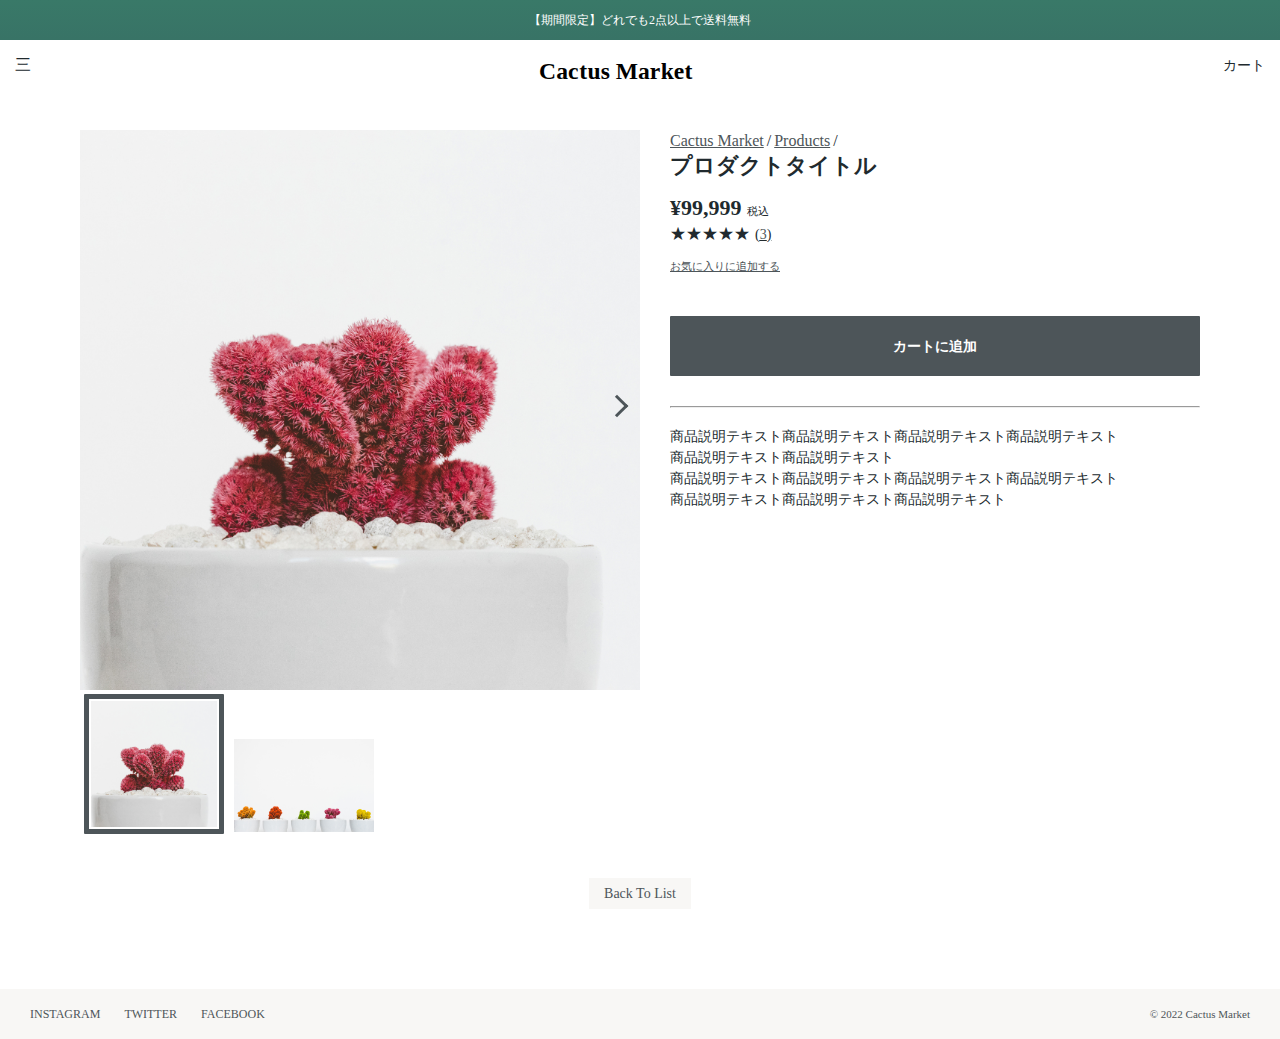
<file: pages/ItemPage03.html>
<!DOCTYPE html>
<html lang="ja">
<head>
  <meta charset="UTF-8">
  <meta http-equiv="X-UA-Compatible" content="IE=edge">
  <meta name="viewport" content="width=device-width, initial-scale=1.0">
  <title>Cactus Market 公式オンラインストア</title>
  <link rel="stylesheet" href="https://cdn.jsdelivr.net/npm/swiper@8/swiper-bundle.min.css"
/>
  <link rel="stylesheet" href="../common.css">
  <link rel="stylesheet" href="../css/items.css">
</head>
<body>
  <header>
    <div class="header">
      <div class="header-message">
        <p>【期間限定】どれでも2点以上で送料無料</p>
      </div>
      <div class="header-bar">
        <div class="header-bar-logo">
          <a href="#">
            <img src="../img/logo.svg" alt="CACTUS MARKET">
          </a>
        </div>
        <div class="header-bar-nav">
          <nav class="navigation">
            <div class="navigation-buttons">
              <span class="navigation-icon navigation-icon-open">三</span>
              <span class="navigation-icon navigation-icon-close navigation-closed">X</span>
            </div>
            <ul class="navigation-humburger navigation-collapse">
              <li class="humburgerItem"><a href="../index.html">TOP</a></li>
              <li class="humburgerItem"><a href="../pages/products.html">商品一覧</a></li>
              <li class="humburgerItem"><a href="">Cactus Marketについて</a></li>
              <li class="humburgerItem"><a href="">お問い合わせ</a></li>
            </ul>
          </nav>
        </div>
        <div class="header-bar-cart">
          <p>カート</p>
        </div>
      </div>
    </div>
  </header>
  
  <main>
    <section class="items">
      <div class="items-inner mtop-m">
        <div class="items-inner-half">
          <div class="items-swiper">
            <div class="swiper-wrapper">
              <div class="swiper-slide">
                <img src="../img/item3-1.jpg" alt="item3">
              </div>
              <div class="swiper-slide">
                <img src="../img/item3-2.jpg" alt="item3">
              </div>
            </div>
          </div>
          <div class="swiper-button-next"></div>
          <div class="swiper-button-prev"></div>
          <div class="swiper-items-pagination"></div>
        </div>
        <div class="items-inner-half items-inner-discription">
          <div>
            <div class="breadcrumb">
              <ol>
                <li><a href="#">Cactus Market</a></li>
                <li><a href="#">Products</a></li>
              </ol>
            </div>
            <h3>プロダクトタイトル</h3>
          </div>
          <p class="items-inner-price">¥99,999<span>税込</span></p>
          <div class="items-inner-rating">
            <div class="items-inner-rating-star">
              <span>★</span>
              <span>★</span>
              <span>★</span>
              <span>★</span>
              <span>★</span>
            </div>
            <div class="items-inner-rating-vote">
              <p>(<a href="#">3</a>)</p>
            </div>
          </div>
          <p class="items-inner-favorite mtop-s">
            <a href="#">お気に入りに追加する</a>
          </p>
          <div>
            <button class="items-inner-buyButton mtop-l pb-l">
              <p>カートに追加</p>
            </button>
          </div>
          <hr class="mtop-m">
          <div class="swipeItem-info">
            <p>商品説明テキスト商品説明テキスト商品説明テキスト商品説明テキスト<br>
              商品説明テキスト商品説明テキスト</p>
            <p>
              商品説明テキスト商品説明テキスト商品説明テキスト商品説明テキスト</p>
            <p>
              商品説明テキスト商品説明テキスト商品説明テキスト</p>
          </div>
        </div>
      </div>
      <div class="viewMore mleft-p mtop-l pb-m">
        <a href="./products.html">
          <p>Back To List</p>
        </a>
      </div>
    </section>
  </main>
  <footer>
    <div class="footer">
      <div class="footer-sns">
        <a href="">INSTAGRAM</a>
        <a href="">TWITTER</a>
        <a href="">FACEBOOK</a>
      </div>
      <div class="footer-copyright">
        <p>©︎ 2022 Cactus Market</p>
      </div>
    </div>
  </footer>
  <script src="https://cdn.jsdelivr.net/npm/swiper/swiper-bundle.min.js"></script>
  <script type="text/javascript" src="../common.js"></script>
</body>
</html>
</file>
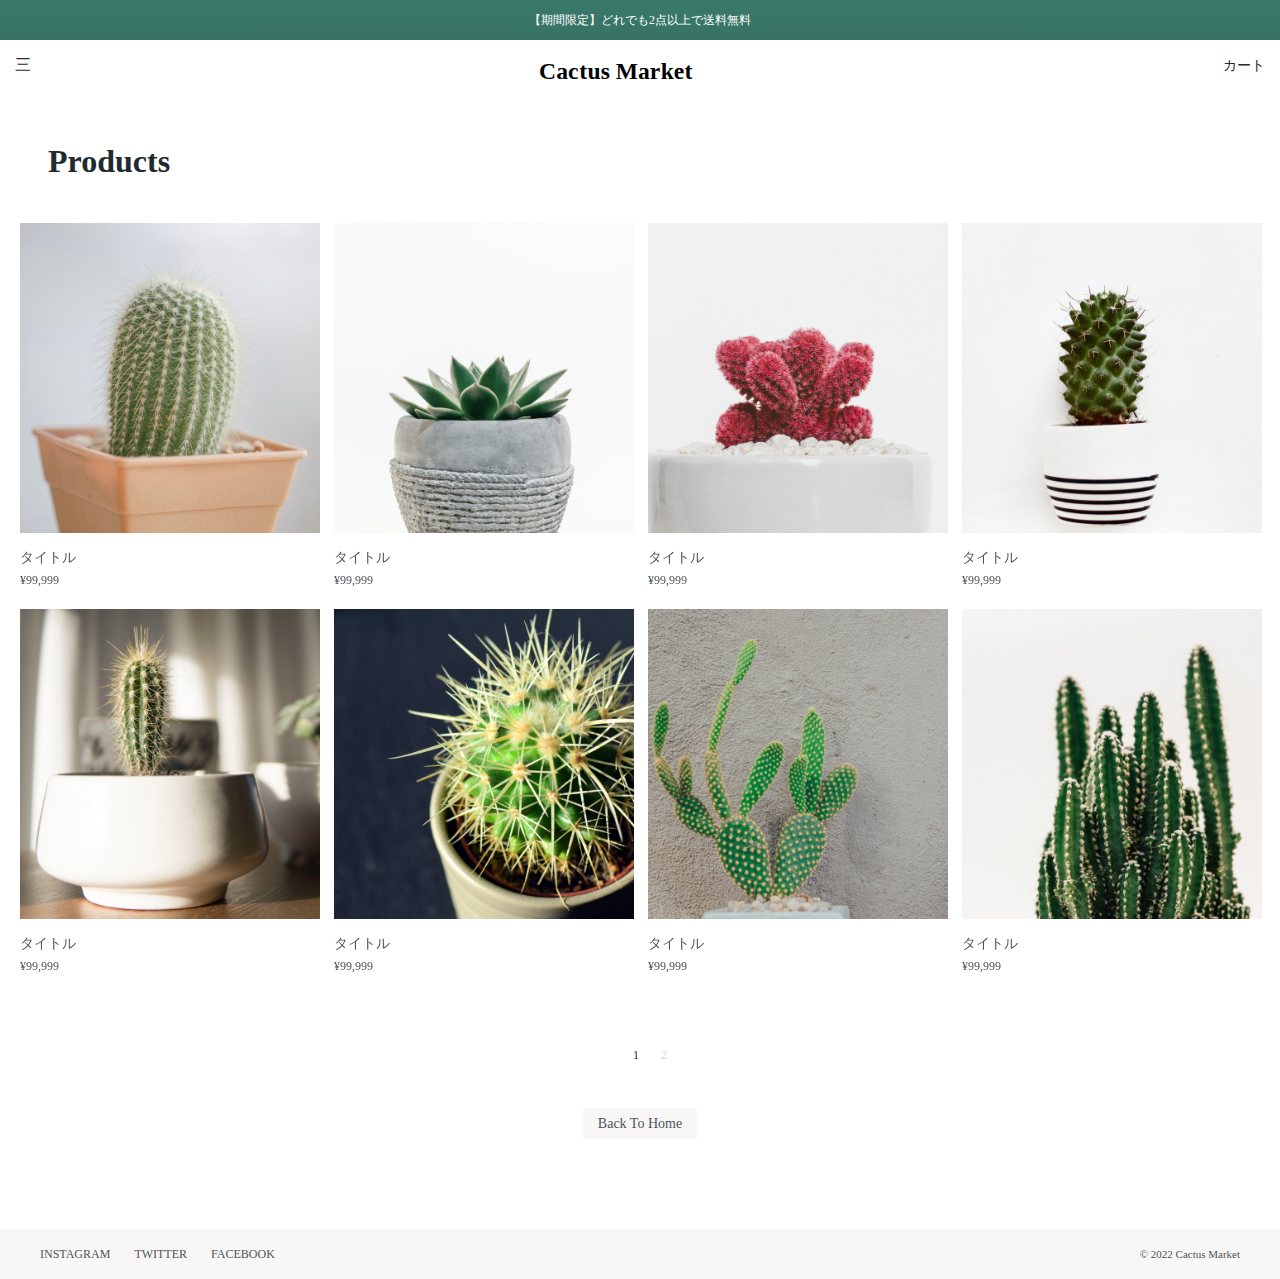
<file: pages/products.html>
<!DOCTYPE html>
<html lang="ja">
<head>
  <meta charset="UTF-8">
  <meta http-equiv="X-UA-Compatible" content="IE=edge">
  <meta name="viewport" content="width=device-width, initial-scale=1.0">
  <title>Cactus Market 公式オンラインストア</title>
  <link rel="stylesheet" href="https://cdn.jsdelivr.net/npm/swiper@8/swiper-bundle.min.css"
/>
  <link rel="stylesheet" href="../common.css">
  <link rel="stylesheet" href="../css/products.css">
</head>
<body>
  <header>
    <div class="header">
      <div class="header-message">
        <p>【期間限定】どれでも2点以上で送料無料</p>
      </div>
      <div class="header-bar">
        <div class="header-bar-logo">
          <a href="#">
            <img src="../img/logo.svg" alt="CACTUS MARKET">
          </a>
        </div>
        <div class="header-bar-nav">
          <nav class="navigation">
            <div class="navigation-buttons">
              <span class="navigation-icon navigation-icon-open">三</span>
              <span class="navigation-icon navigation-icon-close navigation-closed">X</span>
            </div>
            <ul class="navigation-humburger navigation-collapse">
              <li class="humburgerItem"><a href="../index.html">TOP</a></li>
              <li class="humburgerItem"><a href="../pages/products.html">商品一覧</a></li>
              <li class="humburgerItem"><a href="">Cactus Marketについて</a></li>
              <li class="humburgerItem"><a href="">お問い合わせ</a></li>
            </ul>
          </nav>
        </div>
        <div class="header-bar-cart">
          <p>カート</p>
        </div>
      </div>
    </div>
  </header>
  <main>
    <div class="main-inner">
      <div class="mtop-m">
        <div>
          <h2 class="section-title">Products</h2>
        </div>
        <div class="productsWrapper mtop-m pb-m">
          <div class="products-swiper">
            <div class="swiper-wrapper products-page-wrapper">
              <div class="swiper-slide">
                <a class="swiper-slide-item">
                  <div class="swipeItem-image">
                    <img src="../img/item1.jpg" alt="item1">
                  </div>
                  <div class="swipeItem-info">
                    <p>タイトル</p>
                    <p class="swipeItem-info-price">¥99,999</p>
                  </div>
                </a>
                <a class="swiper-slide-item">
                  <div class="swipeItem-image">
                    <img src="../img/item2.jpg" alt="item1">
                  </div>
                  <div class="swipeItem-info">
                    <p>タイトル</p>
                    <p class="swipeItem-info-price">¥99,999</p>
                  </div>
                </a>
                <a href="./itemPage03.html" class="swiper-slide-item">
                  <div class="swipeItem-image">
                    <img src="../img/item3-1.jpg" alt="item1">
                  </div>
                  <div class="swipeItem-info">
                    <p>タイトル</p>
                    <p class="swipeItem-info-price">¥99,999</p>
                  </div>
                </a>
                <a class="swiper-slide-item">
                  <div class="swipeItem-image">
                    <img src="../img/item4.jpg" alt="item1">
                  </div>
                  <div class="swipeItem-info">
                    <p>タイトル</p>
                    <p class="swipeItem-info-price">¥99,999</p>
                  </div>
                </a>
                <a class="swiper-slide-item">
                  <div class="swipeItem-image">
                    <img src="../img/item5.jpg" alt="item1">
                  </div>
                  <div class="swipeItem-info">
                    <p>タイトル</p>
                    <p class="swipeItem-info-price">¥99,999</p>
                  </div>
                </a>
                <a class="swiper-slide-item">
                  <div class="swipeItem-image">
                    <img src="../img/item6.jpg" alt="item1">
                  </div>
                  <div class="swipeItem-info">
                    <p>タイトル</p>
                    <p class="swipeItem-info-price">¥99,999</p>
                  </div>
                </a>
                <a class="swiper-slide-item">
                  <div class="swipeItem-image">
                    <img src="../img/item7.jpg" alt="item1">
                  </div>
                  <div class="swipeItem-info">
                    <p>タイトル</p>
                    <p class="swipeItem-info-price">¥99,999</p>
                  </div>
                </a>
                <a class="swiper-slide-item">
                  <div class="swipeItem-image">
                    <img src="../img/item8.jpg" alt="item1">
                  </div>
                  <div class="swipeItem-info">
                    <p>タイトル</p>
                    <p class="swipeItem-info-price">¥99,999</p>
                  </div>
                </a>
              </div>
              <div class="swiper-slide">
                <a class="swiper-slide-item">
                  <div class="swipeItem-image">
                    <img src="../img/item9.jpg" alt="item1">
                  </div>
                  <div class="swipeItem-info">
                    <p>タイトル</p>
                    <p class="swipeItem-info-price">¥99,999</p>
                  </div>
                </a>
                <a class="swiper-slide-item">
                  <div class="swipeItem-image">
                    <img src="../img/item10.jpg" alt="item1">
                  </div>
                  <div class="swipeItem-info">
                    <p>タイトル</p>
                    <p class="swipeItem-info-price">¥99,999</p>
                  </div>
                </a>
                <a class="swiper-slide-item">
                  <div class="swipeItem-image">
                    <img src="../img/item11.jpg" alt="item1">
                  </div>
                  <div class="swipeItem-info">
                    <p>タイトル</p>
                    <p class="swipeItem-info-price">¥99,999</p>
                  </div>
                </a>
                <a class="swiper-slide-item">
                  <div class="swipeItem-image">
                    <img src="../img/item12.jpg" alt="item1">
                  </div>
                  <div class="swipeItem-info">
                    <p>タイトル</p>
                    <p class="swipeItem-info-price">¥99,999</p>
                  </div>
                </a>
                <a class="swiper-slide-item">
                  <div class="swipeItem-image">
                    <img src="../img/item13.jpg" alt="item1">
                  </div>
                  <div class="swipeItem-info">
                    <p>タイトル</p>
                    <p class="swipeItem-info-price">¥99,999</p>
                  </div>
                </a>
                <a class="swiper-slide-item">
                  <div class="swipeItem-image">
                    <img src="../img/item14.jpg" alt="item1">
                  </div>
                  <div class="swipeItem-info">
                    <p>タイトル</p>
                    <p class="swipeItem-info-price">¥99,999</p>
                  </div>
                </a>
                <a class="swiper-slide-item">
                  <div class="swipeItem-image">
                    <img src="../img/item15.jpg" alt="item1">
                  </div>
                  <div class="swipeItem-info">
                    <p>タイトル</p>
                    <p class="swipeItem-info-price">¥99,999</p>
                  </div>
                </a>
                <a class="swiper-slide-item">
                  <div class="swipeItem-image">
                    <img src="../img/item16.jpg" alt="item1">
                  </div>
                  <div class="swipeItem-info">
                    <p>タイトル</p>
                    <p class="swipeItem-info-price">¥99,999</p>
                  </div>
                </a>
              </div>
            </div>
            <div class="swiper-pagination"></div>
          </div>
        </div>
        <div class="viewMore mtop-l pb-m">
          <a href="../index.html">
            <p>Back To Home</p>
          </a>
        </div>
      </div>
    </div>
  </main>
  <footer>
    <div class="footer">
      <div class="footer-sns">
        <a href="">INSTAGRAM</a>
        <a href="">TWITTER</a>
        <a href="">FACEBOOK</a>
      </div>
      <div class="footer-copyright">
        <p>©︎ 2022 Cactus Market</p>
      </div>
    </div>
  </footer>
  <script src="https://cdn.jsdelivr.net/npm/swiper/swiper-bundle.min.js"></script>
  <script type="text/javascript" src="../common.js"></script>
</body>
</html>
</file>
<file: common.css>
:root {
  --color-black: #212A2E;
  --color-green-gradation: linear-gradient(180deg, #397968, #387366);
  --color-gray-line: #D3D4D5;
  --color-gray-bg: #F8F7F5;
  --color-gray-item: #4D5559;
  --font-h1: 40px;
  --font-h2: 25px;
  --font-h3: 18px;
  --font-m: 15px;
  --font-s: 14px;
  --font-mini: 12px;
  --line-title: 1.33;
  --line-nomal: 1.5;
  --space-s: 10px;
  --space-m: 30px;
  --space-l: 40px;
  --space-product: 40px;
}
html {
  -webkit-text-size-adjust: 100%;
  text-size-adjust: 100%;
  display: block;
  scroll-behavior: smooth;
}
aside, body, div, em, footer, h1, h2, h3, h4, header, html, img, li, nav, ol, p, section, small, span, ul {
  margin: 0;
  padding: 0;
  border: 0;
  outline: 0;
  font-size: 100%;
  vertical-align: baseline;
  background: transparent;
}
ol, ul {
  list-style: none;
}
body {
  background: #fff;
  color: var(--color-black);
  min-height: 100vh;
  position: relative;
  -webkit-font-smoothing: antialiased;
}
button {
  -webkit-appearance: none;
  -moz-appearance: none;
  appearance: none;
  background-color: transparent;
  border: none;
  cursor: pointer;
  outline: none;
  padding: 0;
}
a {
  margin: 0;
  padding: 0;
  font-size: 100%;
  vertical-align: baseline;
  background: transparent;
  text-decoration: none;
  cursor: pointer;
  color: var(--color-gray-item);
}
img {
width: 100%;
height: 100%;
object-fit: cover;
}
h1 {
  font-size: var(--font-h1);
  line-height: var(--line-title);
}
h2 {
  font-size: var(--font-h2);
  line-height: var(--line-title);
}
h3 {
  font-size: var(--font-h3);
  line-height: var(--line-title);
}
p {
  font-size: var(--font-m);
  line-height: var(--line-nomal);
}
/* spacing */
.mtop-l {
  margin-top: var(--space-l);
}
.mtop-m {
  margin-top: var(--space-m);
}
.mtop-s {
  margin-top: var(--space-s);
}
.pb-l {
  padding-bottom: var(--space-l);
}
.pb-m {
  padding-bottom: var(--space-m);
}
.pb-s {
  padding-bottom: var(--space-s);
}
.section-title {
  margin-left: var(--space-l);
}
.mleft-p {
  margin-left: var(--space-product);
}
/* header */
.header {
  position: relative;
  width: 100vw;
}
.header-bar {
  background-color: #fff;
  z-index: 1000;
}
.header-message p {
  width: 100%;
  height: 40px;
  background: var(--color-green-gradation);
  font-size: var(--font-s);
  text-align: center;
  line-height: 40px;
  color: #fff;
}
.header-bar {
  height: 60px;
  width: 100vw;
  display: flex;
  justify-content: space-between;
}
.header-bar-fixed {
  position: fixed;
  top: 0;
}
.header-bar-logo {
  padding: 15px;
  order: 2;
}
.header-bar-nav {
  order: 1;
  padding: 15px;
  height: 60px;
  width: 60px;
  box-sizing: border-box;
}
.header-bar-cart {
  order: 3;
  padding: 15px;
}
/* navigation */
.navigation {
  z-index: 1000;
  width: 100%;
  height: 100%;
  cursor: pointer;
}
.navigation-icon {
  position: absolute;
}
.navigation-humburger {
  z-index: 1000;
  position: fixed;
  --adjust: 100px;
  top: var(--adjust);
  left: 0;
  width: 100%;
  height: 100vh;
  background-color: hsla(0, 0%, 100%, 0.8);
}
.navigation-humburger-adjust {
  --adjust: 60px;
}
.navigation-collapse {
  height: 0;
  transition: 0.2s;
}
.navigation-collapse li {
  display: none;
}
.navigation-closed {
  opacity: 0;
  width: 0;
  transition: 0.2s;
}
.humburgerItem {
  background-color: #fff;
}
.humburgerItem a {
  display: inline-block;
  font-weight: 700;
  width: calc(100vw - 120px);
  position: relative;
  left: 60px;
  padding-left: 60px;
  height: 60px;
  line-height: 60px;
  border-bottom: 1px solid var(--color-gray-line);
  box-sizing: border-box;
}
.humburgerItem a:hover {
  background-color: var(--color-gray-bg);
}
/* breadcrumb */
.breadcrumb ol {
  display: flex;
  flex-wrap: wrap;
}
.breadcrumb li {
  line-height: var(--line-title);
}
.breadcrumb li a {
  text-decoration: underline;
}
.breadcrumb li::after {
  content: "/";
  text-decoration: none;
  padding-right: 3px;
  padding-left: 3px;
  right: 0;
}
/* body */
.main-inner {
  width: 100vw;
  height: 100%;
  overflow: hidden;
}
/* hello-top */
.hello {
  width: 100%;
  height: calc(85vh - 60px);
  display: block;
}
.hello-bg {
  width: 100%;
  height: calc(85vh - 60px);
}
.hello-bg img {
  object-fit: cover;
}
/* banner */
.banner {
  width: 100%;
  display: flex;
  justify-content: center;
  flex-wrap: nowrap;
}
.banner-item {
  display: inline-block;
  width: 45%;
  height: 100px;
  background-color: var(--color-gray-bg);
}
.banner-item:first-child {
  margin-right: var(--space-l);
}
/* Products */
.productWrapper {
  padding-left: var(--space-l);
}
.sp-product-swiperWrapper {
  flex-wrap: wrap;
}
.swipeItem-image {
  width: 100%;
  aspect-ratio: 1 / 1;
  padding-right: var(--space-product);
  box-sizing: border-box;
}
.swipeItem-info {
  padding-top: 10px;
}
.swipeItem-info-price {
  color: var(--color-gray-item);
  font-size: var(--font-s);
  padding-top: 3px;
  padding-bottom: 20px;
}
.viewMore {
  text-align: center;
  margin-right: var(--space-product);
}
.viewMore a {
  display: inline-block;
  padding: 5px 15px;
  background-color: var(--color-gray-bg);
}
.viewMore a:hover {
  color: var(--color-gray-line);
  background-color: #fff;
}
/* news */
.news-list li {
  padding: 15px 60px;
  width: 50%;
  box-sizing: border-box;
  border-bottom: 1px solid var(--color-gray-line);
  margin-left: auto;
  margin-right: auto;
}
.news-list-top {
  border-top: 1px solid var(--color-gray-line);
}
/* footer */
.footer {
  display: flex;
  justify-content: space-between;
  position: absolute;
  width: 100vw;
  min-height: 50px;
  margin-bottom: -100px;
  bottom: 0;
  right: 0;
  left: 0;
  background-color: var(--color-gray-bg);
}
.footer-sns {
  padding-left: var(--space-m);
}
.footer-sns a {
  font-size: var(--font-s);
  padding-right: 20px;
  line-height: 50px;
}
.footer-sns a:hover {
  text-decoration: underline;
}
.footer-copyright p {
  padding-right: var(--space-m);
  font-size: var(--font-mini);
  color: var(--color-gray-item);
  line-height: 50px;
}
@media screen and (min-width: 900px) {
  :root {
    --font-h1: 48px;
    --font-h2: 32px;
    --font-h3: 22px;
    --font-m: 14px;
    --font-s: 12px;
    --font-mini: 11px;
    --line-title: 1.33;
    --line-nomal: 1.5;
    --space-s: 24px;
    --space-m: 40px;
    --space-l: 48px;
    --space-product: 20px;
  }
  /* PC-Product */
  .productWrapper {
    padding-right: calc(var(--space-l) - var(--space-product));
  }
  .sp-product-swiperWrapper {
    flex-wrap: nowrap;
  }
}
</file>
<file: css/items.css>
.items {
  margin-left: var(--space-product);
  margin-right: var(--space-product);
}
.items-inner {
  display: flex;
  flex-wrap: wrap;
  width: 100%;
}
.items-inner-half {
  display: block;
  width: 100vw;
  box-sizing: border-box;
  overflow: hidden;
  position: relative;
}
.items-inner-price {
  font-size: var(--font-h3);
  font-weight: 700;
  padding-top: var(--space-s);
}
.items-inner-price span {
  font-size: var(--font-mini);
  font-weight: 100;
  padding-left: 5px;
}
.items-inner-rating {
  display: flex;
}
.items-inner-rating-star {
  display: flex;
}
.items-inner-rating-vote {
  padding-left: 5px;
  text-decoration: underline;
}
.items-inner-favorite a {
  font-size: var(--font-mini);
  text-decoration: underline;
}
.items-inner-buyButton {
  width: 100%;
  height: 60px;
  display: block;
  margin-left: auto;
  margin-right: auto;
  box-sizing: border-box;
  border-radius: 1px;
  background-color: var(--color-gray-item);
}
.items-inner-buyButton:hover {
  opacity: 0.85;
}
.items-inner-buyButton p {
  color: #fff;
  width: 100%;
  line-height: 60px;
  font-size: var(--font-m);
  font-weight: 700;
}
/* Swiper */
.swiper-items-pagination .swiper-pagination-bullet {
	width: 25%;
	height: auto;
	border-radius: 0;
}
.swiper-items-pagination img {
	margin: 0;
	vertical-align: bottom;
  display: flex;
}
.swiper-items-pagination .swiper-pagination-bullet {
	display: inline-block;
	padding: 2px;
	background: transparent;
	opacity: 1;
}
.swiper-items-pagination .swiper-pagination-bullet-active {
	background: transparent;
  border: 5px solid var(--color-gray-item);
  border-radius: 1px;
  box-sizing: border-box;
}
.swiper-button-prev {
  left: 0;
}
.swiper-button-next {
  right: 0;
}
.swiper-button-prev,
.swiper-button-next {
  position: absolute;
  top: calc((100% - 25%) / 2 );
  padding: var(--space-s);
}
.swiper-button-prev::after,
.swiper-button-next::after {
  content: "";
  width: 0;
}
.swiper-button-next::before {
  --arow-rotation: 45deg;
}
.swiper-button-prev::before {
  --arow-rotation: 225deg;
}
.swiper-button-next::before,
.swiper-button-prev::before {
  content: "";
  margin: auto;
  position: absolute;
  width: 13px;
  height: 13px;
  border-top: 3px solid var(--color-gray-item);
  border-right: 3px solid var(--color-gray-item);
  transform: rotate(var(--arow-rotation));
}
.swiper-button-disabled::before {
  opacity: 0;
}
@media screen and (min-width: 700px) {
  .items-inner-half {
    flex-wrap: nowrap;
    width: 50%;
  }
  .items-inner-discription {
    padding-left: var(--space-m);
  }
}
@media screen and (min-width: 900px) {
  :root {
    --space-s: 10px;
    --space-m: 30px;
    --space-l: 40px;
    --space-product: 40px;
  }
  main {
    max-width: 1200px;
    margin-left: auto;
    margin-right: auto;
  }
}
</file>
<file: css/products.css>
.productsWrapper {
  padding-left: var(--space-product);
}
.swiper-pagination {
  position: relative;
  top: 50px;
  padding-bottom: 5px;
}
.swiper-pagination-bullet {
  width: 20px;
  height: 20px;
  text-align: center;
  line-height: 20px;
  font-size: 12px;
  color: var(--color-gray-line);
  background: #fff;
  opacity: 1;
}
.swiper-pagination-bullet-active {
  color: var(--color-black);
  background: #fff;
}
.swiper-slide-item {
  display: inline-block;
  width: calc((100vw - 80px) / 3);
  height: auto;
  box-sizing: border-box;
}
.swipeItem-image {
  --space-product: 10px;
}
.viewMore {
  margin-left: var(--space-product);
}
@media screen and (min-width: 900px) {
  .productsWrapper {
    padding-left: 20px;
  }
  .swiper-slide-item {
    width: calc((100vw - 40px) / 4);
  }
}
</file>
